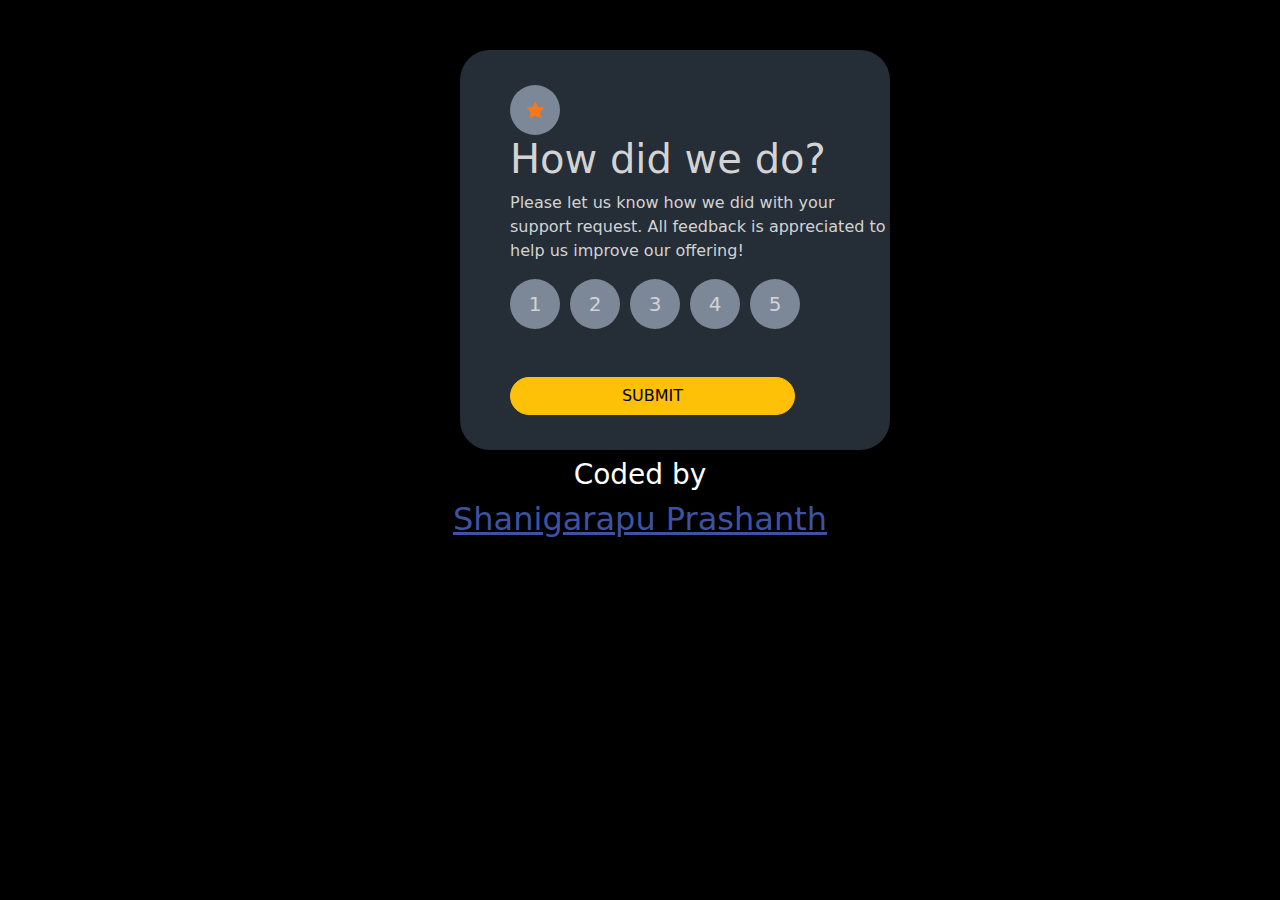
<file: interactive-rating-component-main/index.html>
<!DOCTYPE html>
<html lang="en">
  <head>
    <meta charset="UTF-8" />
    <meta name="viewport" content="width=device-width, initial-scale=1.0" />
 

    <link
      rel="icon"
      type="image/png"
      sizes="32x32"
      href="./images/favicon-32x32.png"
    />

    <title>Frontend Mentor | Interactive rating component</title>
    <link rel="stylesheet" href="./style.css" />
    <link rel="preconnect" href="https://fonts.googleapis.com">
    <link rel="preconnect" href="https://fonts.gstatic.com" crossorigin>
    <link href="https://fonts.googleapis.com/css2?family=Overpass:ital,wght@0,100..900;1,100..900&family=Work+Sans:ital,wght@0,100..900;1,100..900&display=swap" rel="stylesheet">
    <link
      href="https://cdn.jsdelivr.net/npm/bootstrap@5.3.3/dist/css/bootstrap.min.css"
      rel="stylesheet"
      integrity="sha384-QWTKZyjpPEjISv5WaRU9OFeRpok6YctnYmDr5pNlyT2bRjXh0JMhjY6hW+ALEwIH"
      crossorigin="anonymous"
    />
      <script
      src="https://cdn.jsdelivr.net/npm/bootstrap@5.3.3/dist/js/bootstrap.bundle.min.js"
      integrity="sha384-YvpcrYf0tY3lHB60NNkmXc5s9fDVZLESaAA55NDzOxhy9GkcIdslK1eN7N6jIeHz"
      crossorigin="anonymous"
    ></script>
    <style>
      .attribution {
        font-size: 11px;
        text-align: center;
      }
      .attribution a {
        color: hsl(228, 45%, 44%);
      }
      body{
    background-color:black;
    color: white;
}
    </style>
  </head>
  <body>


    <div id="Rating1">
      <div>
        <span class="circle"><svg width="17" height="16" xmlns="http://www.w3.org/2000/svg">
            <path d="m9.067.43 1.99 4.031c.112.228.33.386.58.422l4.45.647a.772.772 0 0 1 .427 1.316l-3.22 3.138a.773.773 0 0 0-.222.683l.76 4.431a.772.772 0 0 1-1.12.813l-3.98-2.092a.773.773 0 0 0-.718 0l-3.98 2.092a.772.772 0 0 1-1.119-.813l.76-4.431a.77.77 0 0 0-.222-.683L.233 6.846A.772.772 0 0 1 .661 5.53l4.449-.647a.772.772 0 0 0 .58-.422L7.68.43a.774.774 0 0 1 1.387 0Z"
              fill="#FC7614"/></svg></span>
        <h1>How did we do?</h1>

        <p>
          Please let us know how we did with your support request. All feedback
          is appreciated to help us improve our offering!
        </p>

      <div id="circle">
        <div class="circle">1</div>
      
        <div class="circle">2</div>
 
        <div class="circle">3</div>
        <div class="circle">4</div>
        <div class="circle">5</div>
      </div>



        <button id="Button" class="btn btn-warning rounded-pill mt-5 w-75">SUBMIT</button>
      </div>
      
    </div>



    <div id="Rating2">


      <div class="imgcenter">
      <span >
             
      <svg width="162" height="108" xmlns="http://www.w3.org/2000/svg"><g fill="none"><path d="M30 93.744h-.044a23.456 23.456 0 0 1-1.61-.189.543.543 0 0 1 .155-1.076c.52.076 1.04.135 1.563.178a.538.538 0 0 1-.043 1.076l-.022.01Zm5.37-.205a.538.538 0 0 1-.08-1.076 19.51 19.51 0 0 0 1.54-.306.536.536 0 0 1 .645.403.538.538 0 0 1-.397.646c-.537.129-1.074.236-1.611.323l-.097.01Zm-12.137-1.312a.536.536 0 0 1-.183-.033 24.346 24.346 0 0 1-1.525-.608.539.539 0 0 1 .424-.99c.483.21.983.404 1.472.587a.538.538 0 0 1-.188 1.044Zm18.759-.829a.538.538 0 0 1-.242-1.022c.467-.226.934-.479 1.39-.742a.536.536 0 1 1 .538.93c-.478.275-.967.538-1.45.78a.536.536 0 0 1-.258.054h.022Zm-24.994-2.292a.536.536 0 0 1-.29-.08c-.457-.29-.913-.597-1.36-.91a.536.536 0 1 1 .612-.882c.436.307.876.597 1.322.883a.538.538 0 0 1-.284.99Zm30.772-1.544a.537.537 0 0 1-.408-.193.539.539 0 0 1 .06-.759l.117-.124c.355-.306.715-.624 1.074-.957a.537.537 0 1 1 .73.79c-.375.345-.74.673-1.106.985l-.123.102a.537.537 0 0 1-.344.156Zm-36.326-2.69a.537.537 0 0 1-.36-.14c-.402-.37-.8-.747-1.18-1.124a.539.539 0 0 1 .751-.769c.376.371.763.737 1.155 1.076a.538.538 0 0 1 .032.764.537.537 0 0 1-.398.194Zm41.305-2.21a.537.537 0 0 1-.398-.899c.355-.393.715-.79 1.074-1.2a.537.537 0 1 1 .806.71c-.365.415-.725.818-1.074 1.21a.537.537 0 0 1-.408.152v.026ZM6.724 79.723a.537.537 0 0 1-.424-.204 41.79 41.79 0 0 1-.989-1.308.539.539 0 0 1 .124-.753.536.536 0 0 1 .746.124c.312.425.629.85.962 1.27a.539.539 0 0 1-.42.871Zm50.579-2.383a.539.539 0 0 1-.419-.877c.338-.414.677-.828 1.015-1.253a.537.537 0 1 1 .838.672l-1.02 1.259a.537.537 0 0 1-.414.199ZM2.9 73.887a.537.537 0 0 1-.473-.312c-.257-.5-.499-1-.714-1.485a.539.539 0 0 1 .685-.72c.133.052.24.154.298.285.21.462.44.946.687 1.425a.539.539 0 0 1-.483.786v.021Zm58.753-2.028a.537.537 0 0 1-.424-.866l.988-1.275a.537.537 0 1 1 .848.656l-.988 1.275a.537.537 0 0 1-.424.188v.022ZM.682 67.286a.537.537 0 0 1-.537-.462A17.06 17.06 0 0 1 0 65.16a.538.538 0 1 1 1.074 0c.018.519.063 1.036.134 1.55a.539.539 0 0 1-.462.607l-.064-.032Zm65.24-.973a.537.537 0 0 1-.43-.867l.984-1.28a.536.536 0 0 1 .853.65l-.993 1.265a.537.537 0 0 1-.414.21v.022Zm88.49-2.96a.724.724 0 0 1-.15 0 .537.537 0 0 1-.366-.666c.134-.474.28-.99.424-1.544a.538.538 0 0 1 .655-.388.537.537 0 0 1 .382.662c-.145.538-.29 1.076-.43 1.565a.537.537 0 0 1-.515.372Zm-84.247-2.592a.536.536 0 0 1-.424-.867l.983-1.28a.54.54 0 1 1 .854.662l-.989 1.275a.537.537 0 0 1-.413.183l-.01.027Zm-68.924-.382a.536.536 0 0 1-.156 0 .538.538 0 0 1-.355-.673 21.47 21.47 0 0 1 .537-1.565.537.537 0 1 1 .994.403c-.193.49-.37.985-.537 1.474a.537.537 0 0 1-.473.334l-.01.027Zm154.782-3.863a.311.311 0 0 1-.102 0 .538.538 0 0 1-.43-.624c.097-.538.188-1.044.28-1.582a.545.545 0 1 1 1.073.178c-.09.538-.182 1.076-.279 1.614a.537.537 0 0 1-.542.414ZM74.46 55.209a.537.537 0 0 1-.424-.872l1.004-1.27a.537.537 0 1 1 .838.673l-.999 1.264a.537.537 0 0 1-.408.205h-.01ZM4.436 54.165a.539.539 0 0 1-.43-.855c.323-.436.666-.872 1.02-1.297a.537.537 0 1 1 .822.694 22.92 22.92 0 0 0-.977 1.237.537.537 0 0 1-.435.221Zm74.408-4.417a.539.539 0 0 1-.414-.877l1.026-1.248a.537.537 0 1 1 .843.667l-1.02 1.243a.537.537 0 0 1-.435.215Zm78.124-.161h-.043a.538.538 0 0 1-.494-.576c.043-.538.075-1.076.107-1.614a.538.538 0 0 1 .564-.538c.295.018.52.27.505.565a54.253 54.253 0 0 1-.107 1.614.538.538 0 0 1-.532.549ZM9.28 49.13a.537.537 0 0 1-.338-.958c.8-.646 1.316-.99 1.337-1.006a.536.536 0 0 1 .59.898s-.499.334-1.25.942a.536.536 0 0 1-.35.124h.011Zm74.075-4.74a.537.537 0 0 1-.403-.888c.35-.408.704-.817 1.074-1.22a.537.537 0 1 1 .806.71c-.355.403-.71.806-1.074 1.215a.537.537 0 0 1-.414.183h.01Zm73.742-1.797a.537.537 0 0 1-.537-.505 54.325 54.325 0 0 0-.118-1.614.54.54 0 1 1 1.074-.097c.048.538.091 1.076.118 1.614 0 .285-.221.52-.505.538l-.032.064Zm-69.064-3.416a.537.537 0 0 1-.392-.904c.365-.398.735-.79 1.106-1.178a.536.536 0 0 1 .779.737l-1.074 1.173a.537.537 0 0 1-.44.172h.02Zm68.092-3.502a.537.537 0 0 1-.537-.409 22.668 22.668 0 0 0-.408-1.533.539.539 0 0 1 1.03-.307c.151.538.296 1.05.425 1.587a.539.539 0 0 1-.398.651l-.112.01Zm-63.221-1.512a.537.537 0 0 1-.376-.92l1.165-1.13a.537.537 0 1 1 .763.76c-.387.365-.768.741-1.155 1.118a.537.537 0 0 1-.419.172h.022Zm5.14-4.745a.537.537 0 0 1-.355-.941l1.235-1.076a.539.539 0 1 1 .693.828c-.408.34-.817.689-1.225 1.039a.537.537 0 0 1-.37.15h.021Zm55.197-.575c-.247-.468-.505-.931-.779-1.378a.537.537 0 1 1 .918-.554c.285.463.537.947.811 1.431a.539.539 0 0 1-.478.791.537.537 0 0 1-.472-.29ZM103.5 25.055a.539.539 0 0 1-.322-.974c.44-.322.88-.634 1.32-.946a.537.537 0 0 1 .845.394.54.54 0 0 1-.227.488l-1.3.93a.536.536 0 0 1-.338.108h.022Zm46.132-1.56a.537.537 0 0 1-.381-.161c-.359-.359-.74-.717-1.144-1.076a.536.536 0 1 1 .709-.807c.408.36.81.742 1.197 1.135a.539.539 0 0 1 0 .759.537.537 0 0 1-.403.15h.022Zm-40.279-2.28a.537.537 0 0 1-.274-1.001c.473-.275.946-.538 1.418-.797a.54.54 0 0 1 .81.474.542.542 0 0 1-.273.468c-.467.253-.929.538-1.39.785a.536.536 0 0 1-.344.07h.053Zm34.737-1.894a.504.504 0 0 1-.258-.07c-.451-.248-.924-.49-1.407-.716a.539.539 0 0 1 .462-.974c.499.237.988.49 1.46.748a.538.538 0 0 1-.257 1.012Zm-28.49-1.195a.537.537 0 0 1-.2-1.038c.505-.204 1.01-.398 1.52-.581a.537.537 0 0 1 .366 1.011c-.495.178-.989.366-1.483.57a.536.536 0 0 1-.247.038h.043Zm22.045-1.452a.777.777 0 0 1-.156 0c-.505-.15-1.02-.29-1.53-.41a.553.553 0 0 1 .252-1.075c.537.129 1.074.269 1.611.425a.542.542 0 0 1-.15 1.076l-.027-.016Zm-15.456-.597a.537.537 0 0 1-.118-1.066c.537-.107 1.074-.21 1.61-.29a.543.543 0 0 1 .59.735.544.544 0 0 1-.423.34c-.537.082-1.036.178-1.557.286a.365.365 0 0 1-.102-.005Zm8.555-.603h-.038a32.41 32.41 0 0 0-1.579-.06.538.538 0 0 1 0-1.075c.537 0 1.074.027 1.638.06a.538.538 0 0 1-.032 1.075h.01Z" fill="#E6E6E6"/><path fill="#39475F" d="M119.847 100.221H58.146L70.332.793h55.025l5.747 7.601z"/><path fill="#61728D" d="M113.172 100.221H51.465L63.651.793h61.706z"/><path fill="#181F27" d="M110.132 81.354H58.576l8.791-71.695h51.557z"/><path fill="#1E252E" d="m92.743 50.055 14.897.177-.29 2.308-14.607-.252z"/><path fill="#39475F" d="m51.465 100.221 7.422 6.864 60.037.915.923-7.779z"/><path d="M99.096 29.058s2.572.183 3.888 5.03c1.316 4.847.865 18.377.865 18.377l-11.096-.177s-5.537-20.137 6.343-23.23Z" fill="#2D394B"/><path fill="#FC7614" d="M5.42 32.843 45.778 0l21.18 26.119L26.603 58.96z"/><path fill="#FFF" d="M27.49 21.931 45.56 7.226l3.497 4.313-18.07 14.706z"/><path d="m25.272 45.175 5.338-4.345a2.772 2.772 0 0 1 3.902.404 2.781 2.781 0 0 1-.404 3.91l-5.338 4.344a2.772 2.772 0 0 1-3.903-.404 2.781 2.781 0 0 1 .405-3.91ZM37.33 35.365l16.89-13.743a2.772 2.772 0 0 1 3.902.404 2.781 2.781 0 0 1-.405 3.909L40.83 39.679a2.772 2.772 0 0 1-3.903-.404 2.781 2.781 0 0 1 .405-3.91Z" fill="#FFF" opacity=".46"/><ellipse fill="#FFF" opacity=".3" cx="17.937" cy="33.636" rx="3.673" ry="3.68"/><ellipse fill="#FFF" opacity=".3" cx="21.664" cy="30.284" rx="3.673" ry="3.68"/><path d="M99.096 29.058s-5.838 2.103-3.803 18.581c1.493 12.073-3.55 28.056-11.004 28.25-7.454.193-21.202-.463-21.202-.463s7.159-18.56 5.676-34.145a14.786 14.786 0 0 1 .763-6.456c.87-2.373 2.487-4.842 5.494-5.245 6.004-.818 24.076-.522 24.076-.522Z" fill="#BAD6FA"/><path d="m58.957 76.63 26.342-.537s-4.017-3.992-4.27-14.154l-36.234.538a31.494 31.494 0 0 0 2.841 7.531 12.547 12.547 0 0 0 11.32 6.623Z" fill="#546F8D"/><path fill="#2D394B" d="m78.21 14.834-.918 6.041h26.621l.806-6.041z"/><path d="M85.54 86.19c-2.872-2.517-7.416-2.022-9.446 1.222a4.955 4.955 0 0 0-.8 2.647c0 3.98 2.744 6.59 8.227 5.492 4.184-.839 5.779-6.073 2.02-9.36Z" fill="#FFF" opacity=".48"/><ellipse fill="#FC7614" cx="147.188" cy="81.542" rx="14.812" ry="14.837"/><path d="M73.731 35.75a.537.537 0 0 1-.038-1.076c.113 0 11.343-.828 17.363-.29a.54.54 0 0 1-.096 1.076c-5.908-.538-17.079.274-17.186.285l-.043.005Zm-.891 7.279a.538.538 0 0 1-.038-1.076c.113 0 11.342-.828 17.363-.29a.54.54 0 0 1-.097 1.076c-5.907-.538-17.073.28-17.185.285l-.043.005Zm-.102 7.564a.538.538 0 0 1-.043-1.076c.112 0 11.347-.829 17.362-.29a.54.54 0 0 1-.096 1.075c-5.908-.538-17.073.28-17.186.286l-.037.005Zm-.715 7.564a.537.537 0 0 1-.037-1.076c.112 0 11.342-.829 17.362-.285a.54.54 0 0 1-.096 1.076c-5.908-.538-17.073.28-17.186.285h-.043Z" fill="#FFF"/></g></svg>
  
      </span>
  
  
      <p class="rating"> You selected <span id="addRating"></span> out of 5 </p>
     
      <h2>Thank you!</h2>
     <p> We appreciate you taking the time to give a rating. If
      you ever need more support, don’t hesitate to get in touch!
  </p>
      </div>
  </div>

    <div class="attribution">
    <strong>  Challenge by</strong>
    <h3>
      <a href="https://www.frontendmentor.io?ref=challenge" target="_blank">Frontend Mentor</a>
    </h3>
<h3>Coded by</h3>
<h2><a href="https://www.linkedin.com/in/prashanth-shanigarapu-sp96030?lipi=urn%3Ali%3Apage%3Ad_flagship3_profile_view_base_contact_details%3BX7U01Mj4R2Cgwkkgx%2Fjdsw%3D%3D">Shanigarapu Prashanth</a></h2>
    </div>
    <script src="./script.js"></script>
  </body>
</html>
</file>
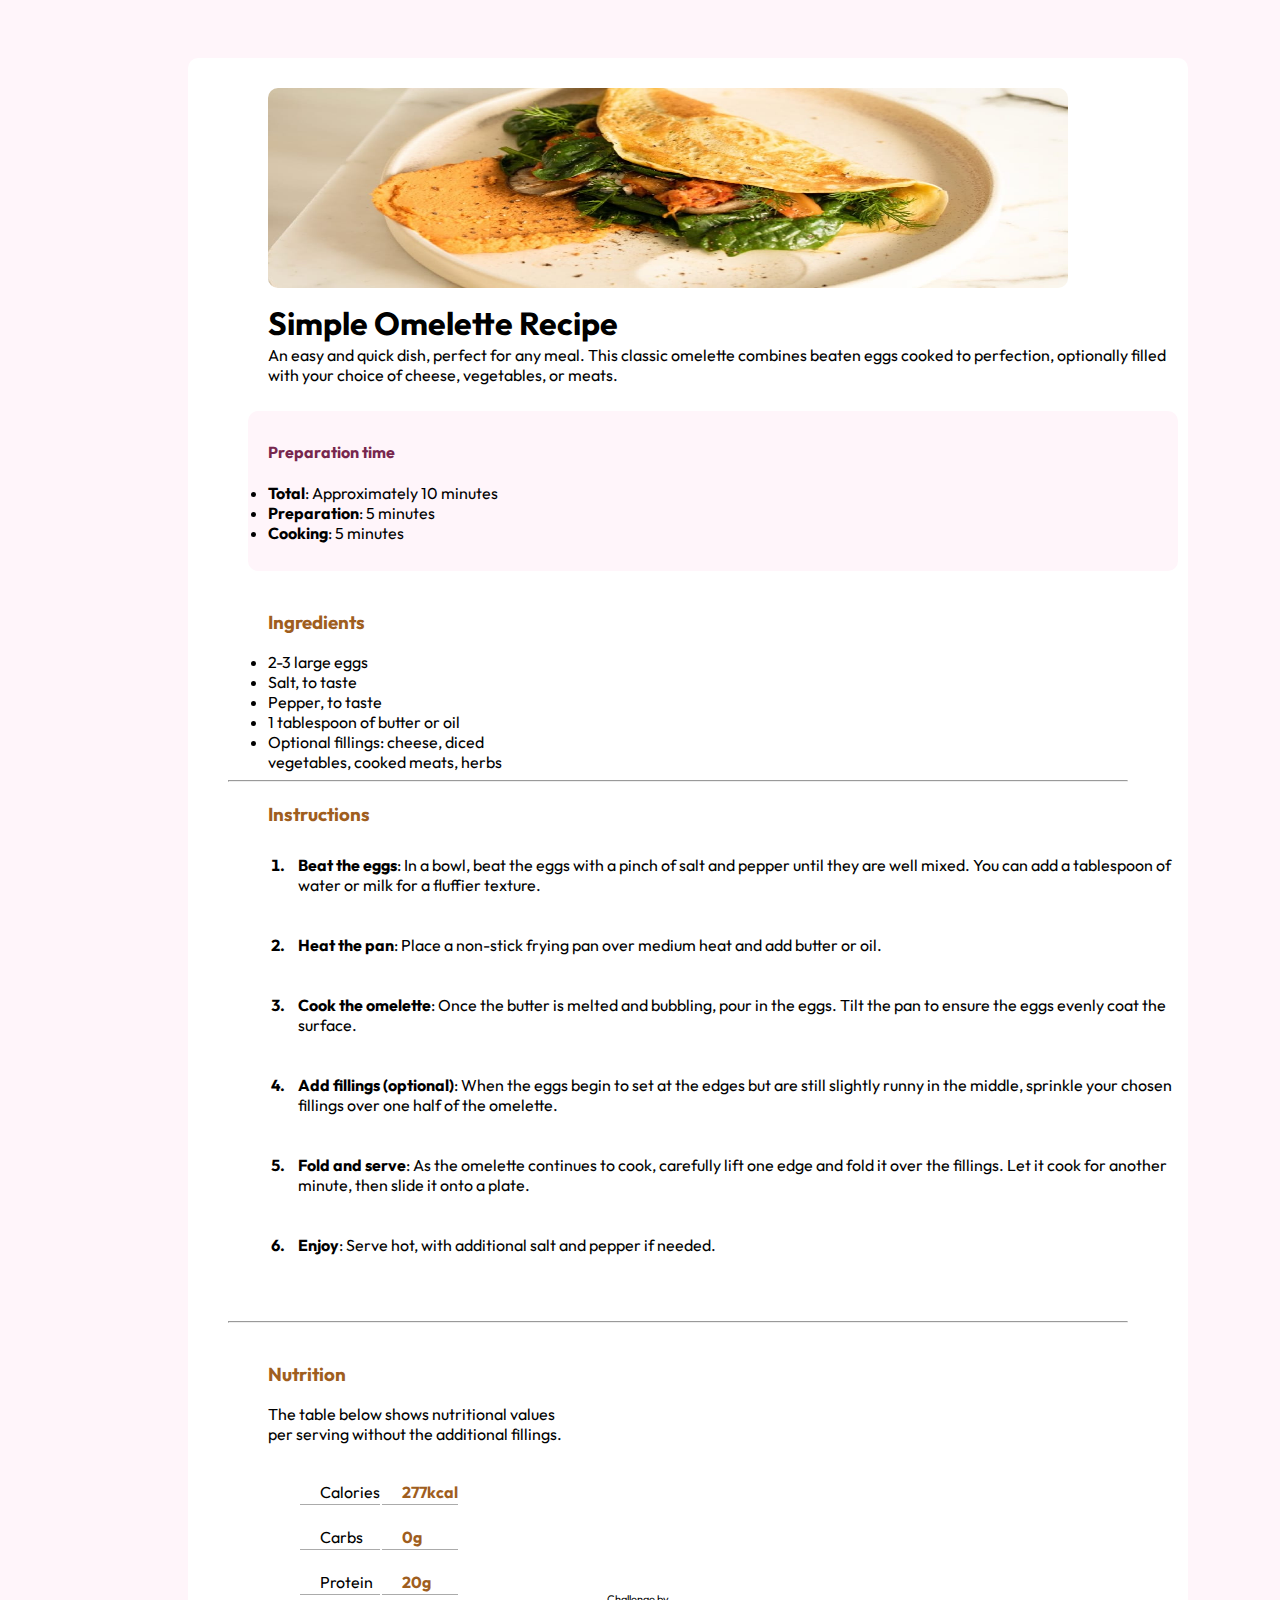
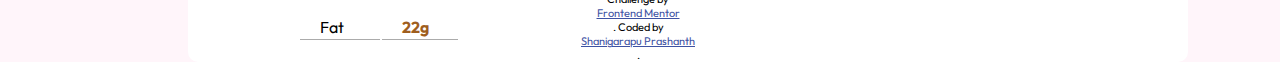
<file: recipe-page-main/index.html>
<!DOCTYPE html>
<html lang="en">
<head>
  <meta charset="UTF-8">
  <meta name="viewport" content="width=device-width, initial-scale=1.0"> <!-- displays site properly based on user's device -->

  <link rel="icon" type="image/png" sizes="32x32" href="./assets/images/favicon-32x32.png">
  <link rel="stylesheet" href="https://fonts.googleapis.com/css?family=Outfit"/>
  
  <title>Frontend Mentor | Recipe page</title>

 
<link rel="stylesheet" href="./Recipe.css"/>
</head>
<body>

 <div id="Box">
  <div id="BoxContent">
<div>
 
<img src="./assets/images/image-omelette.jpeg" alt="omelette image" />
 
</div>

<div>
  <header>
  <h1>Simple Omelette Recipe</h1>
  </header>
</div>

<div class="RecipePara">
  <p>
    An easy and quick dish, perfect for any meal. This classic omelette combines beaten eggs cooked 
    to perfection, optionally filled with your choice of cheese, vegetables, or meats.
  </p>
</div>
 

 <section id="Preparation" class="Preparation">

 <h4> Preparation time</h4>

  <li><b>Total</b>: Approximately 10 minutes</li>
 <li> <b>Preparation</b>: 5 minutes</li>  
 <li> <b>Cooking</b>: 5 minutes</li>
 </section>

<section id="Ingredients">
 <h3> Ingredients</h3>

  <li>2-3 large eggs</li>
 <li> Salt, to taste</li>
  <li>Pepper, to taste</li>
<li>  1 tablespoon of butter or oil</li>
 <li> Optional fillings: cheese, diced vegetables, cooked meats, herbs</li>
</section>

<hr>
<section>
  <h3 class="Instructions">  Instructions</h3>
<ol id="Instructions">

<li> <span> <b>Beat the eggs</b>: In a bowl, beat the eggs with a pinch of salt and pepper until they are well mixed. 
  You can add a tablespoon of water or milk for a fluffier texture.</span></li>

<li> <span><b> Heat the pan</b>: Place a non-stick frying pan over medium heat and add butter or oil.</span></li>
<li>
 <span><b> Cook the omelette</b>: Once the butter is melted and bubbling, pour in the eggs. Tilt the pan to ensure 
  the eggs evenly coat the surface.</span></li>
<li>
 <span> <b>Add fillings (optional)</b>: When the eggs begin to set at the edges but are still slightly runny in the 
  middle, sprinkle your chosen fillings over one half of the omelette.</span></li>

<li>  <span><b>Fold and serve</b>: As the omelette continues to cook, carefully lift one edge and fold it over the 
  fillings. Let it cook for another minute, then slide it onto a plate.</span></li>

<li> <span><b> Enjoy</b>: Serve hot, with additional salt and pepper if needed.</span></li>
</ol>

</section>

<hr>

<section id="Nutrition">
 <h3>Nutrition</h3>

<p>  The table below shows nutritional values per serving without the additional fillings.</p>


 <table>
 <tbody>
 <tr>
<td>
  Calories</td>
  <td> <b> 277kcal</b>
</td>
    </tr>
    
    <tr>
      <td>
        Carbs</td>
        <td>  <b>0g</b></td>
    </tr>
    <tr>
      <td>
        Protein</td>
       
        <td>  <b>20g</b>
        </td>
    </tr>
   
   
     <td> Fat</td>
      <td>  <b>22g</b></td>
  
    </tr>
  
  </tbody>
 </table>

  </section>

  
 

  

  

 

  
  <footer>
    <div class="attribution">
      Challenge by <a href="https://www.frontendmentor.io?ref=challenge" target="_blank">Frontend Mentor</a>. 
      Coded by <a href="#">Shanigarapu Prashanth</a>.
    </div>
  </footer>
  </div>
</div>
</body>
</html>
</file>
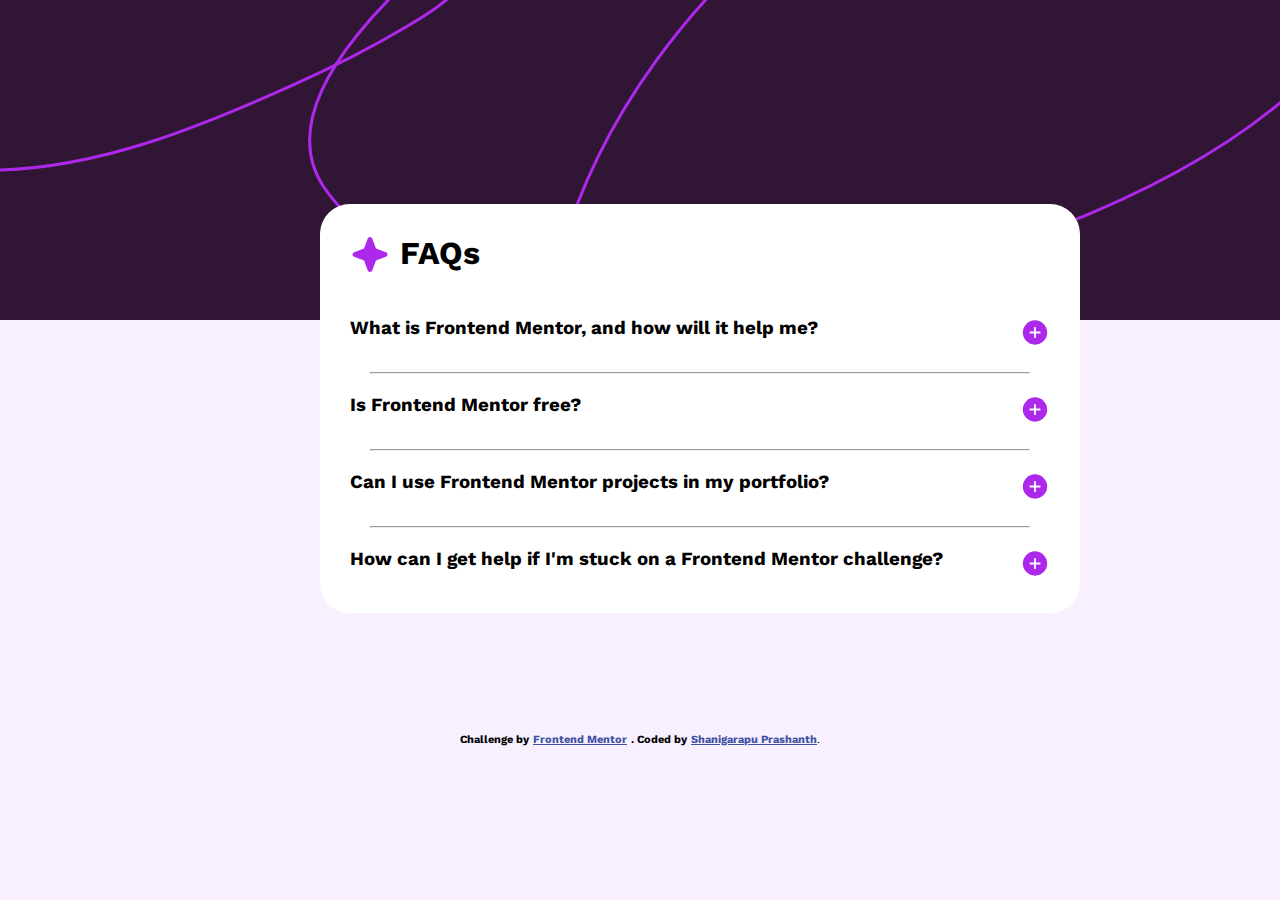
<file: faq-accordion-main/faq-accordion-main/index.html>
<!DOCTYPE html>
<html lang="en">
  <head>
    <meta charset="UTF-8" />
    <meta name="viewport" content="width=device-width, initial-scale=1.0" />
    <!-- displays site properly based on user's device -->

    <link
      rel="icon"
      type="image/png"
      sizes="32x32"
      href="./assets/images/favicon-32x32.png"
    />

    <title>Frontend Mentor | FAQ accordion</title>


    <link rel="stylesheet" href="./Style.css" />
    <link rel="preconnect" href="https://fonts.googleapis.com" />
    <link rel="preconnect" href="https://fonts.gstatic.com" crossorigin />
    <link
      href="https://fonts.googleapis.com/css2?family=Work+Sans:ital,wght@0,100..900;1,100..900&display=swap"
      rel="stylesheet"
    />
  </head>
  <body>
    <svg
      xmlns="http://www.w3.org/2000/svg"
      width="1440"
      height="320"
      fill="none"
      viewBox="0 0 1440 320"
    >
      <g clip-path="url(#a)">
        <path fill="#301534" d="M0 0h1440v320H0z" />
        <path
          stroke="#AD28EB"
          stroke-linecap="round"
          stroke-width="3"
          d="M-676-182C-454-10-396.863 71.888-197.5 143.5-99 178.882-36.919 170.726-4.751 170.108c104.487-2.01 204.609-43.237 298.633-85.495 38.354-17.238 75.882-36.189 112.063-57.63 23.903-14.165 58.87-33.913 64.721-64.42 2.32-12.102-16.369-12.24-23.771-9.789-13.511 4.474-25.95 16.544-36.056 25.669-19.131 17.273-37.062 35.948-53.235 56.031-33.728 41.883-68.034 100.247-34.158 152.014 17.287 26.415 43.94 45.693 72.112 59.127 56.182 26.791 119.205 38.742 180.778 44.146 164.438 14.432 328.964-3.461 483.004-63.622 79.76-31.148 158.55-70.539 224.23-126.245 48.56-41.186 102.8-96.548 110.66-162.9 10.93-92.187-94.04-136.062-169.29-148.418-61.41-10.084-123.75-4.164-184.07 9.588-78.262 17.84-149.006 47.67-214.241 94.384-130.002 93.093-234.95 228.413-272.466 385.827-15.64 65.625-16.648 138.21 5.493 202.551 21.452 62.338 69.196 110.576 124.048 144.923 65.117 40.774 137.161 62.14 212.839 73.21 100.474 14.696 202.817 12.233 303.027-2.997 176.17-26.772 352.73-88.431 505.18-181.077 103.22-62.725 199.3-134.15 280.06-224.425 17.7-19.793 31.81-40.875 43.74-64.521C2172.11-58.5 2095.5-145.528 2095.5-151"
        />
      </g>
      <defs>
        <clipPath id="a"><path fill="#fff" d="M0 0h1440v320H0z" /></clipPath>
      </defs>
    </svg>

    <main>
      <svg
        xmlns="http://www.w3.org/2000/svg"
        width="40"
        height="41"
        fill="none"
        viewBox="0 0 40 41"
      >
        <path
          fill="#AD28EB"
          d="M37.5 20.5a2.467 2.467 0 0 1-1.64 2.344l-9.913 3.604-3.603 9.911a2.5 2.5 0 0 1-4.688 0l-3.604-9.922-9.911-3.593a2.5 2.5 0 0 1 0-4.688l9.921-3.604 3.594-9.911a2.5 2.5 0 0 1 4.688 0l3.604 9.921 9.911 3.594A2.467 2.467 0 0 1 37.5 20.5Z"
        />
      </svg>
      <h1 id="Heading">FAQs</h1>



      <section id="section1">
        <div class="HideShow">
          <h3>What is Frontend Mentor, and how will it help me?</h3>
          <span id="myButton1" onclick="changeButton1()">
            <svg
              xmlns="http://www.w3.org/2000/svg"
              width="30"
              height="31"
              fill="none"
              viewBox="0 0 30 31">
              <path
                fill="#AD28EB"
                d="M15 3.313A12.187 12.187 0 1 0 27.188 15.5 12.203 12.203 0 0 0 15 3.312Zm4.688 13.124h-3.75v3.75a.938.938 0 0 1-1.876 0v-3.75h-3.75a.938.938 0 0 1 0-1.875h3.75v-3.75a.938.938 0 0 1 1.876 0v3.75h3.75a.938.938 0 0 1 0 1.876Z"
              />
            </svg>
          </span>
        </div>
       
        <p id="FirstAns" class="Answer">
          Frontend Mentor offers realistic coding challenges to help developers
          improve their frontend coding skills with projects in HTML, CSS, and
          JavaScript. It's suitable for all levels and ideal for portfolio
          building.
        </p>
      </section>
      <hr>
   



      <section id="section2">
        <div class="HideShow">
          <h3>Is Frontend Mentor free?</h3>

          <span id="myButton2" onclick="changeButton2()">
            <svg
              xmlns="http://www.w3.org/2000/svg"
              width="30"
              height="31"
              fill="none"
              viewBox="0 0 30 31">
              <path
                fill="#AD28EB"
                d="M15 3.313A12.187 12.187 0 1 0 27.188 15.5 12.203 12.203 0 0 0 15 3.312Zm4.688 13.124h-3.75v3.75a.938.938 0 0 1-1.876 0v-3.75h-3.75a.938.938 0 0 1 0-1.875h3.75v-3.75a.938.938 0 0 1 1.876 0v3.75h3.75a.938.938 0 0 1 0 1.876Z"
              />
            </svg>
          </span>
        </div>

        <p id="SecondAns" class="Answer">
          Yes, Frontend Mentor offers both free and premium coding challenges,
          with the free option providing access to a range of projects suitable
          for all skill levels.
        </p>
      </section>
      <hr>


      <section id="section3">
        <div class="HideShow">
          <h3>Can I use Frontend Mentor projects in my portfolio?</h3> 
        <span id="myButton3" onclick="changeButton3()">
          <svg
            xmlns="http://www.w3.org/2000/svg"
            width="30"
            height="31"
            fill="none"
            viewBox="0 0 30 31">
            <path
              fill="#AD28EB"
              d="M15 3.313A12.187 12.187 0 1 0 27.188 15.5 12.203 12.203 0 0 0 15 3.312Zm4.688 13.124h-3.75v3.75a.938.938 0 0 1-1.876 0v-3.75h-3.75a.938.938 0 0 1 0-1.875h3.75v-3.75a.938.938 0 0 1 1.876 0v3.75h3.75a.938.938 0 0 1 0 1.876Z"
            />
          </svg>
        </span>
        </div>
        
        <p id="ThirdAns" class="Answer">
          Yes, you can use projects completed on Frontend Mentor in your
          portfolio. It's an excellent way to showcase your skills to potential
          employers!
        </p>
      </section>
  <hr>



      <section id="section4">
        <div class="HideShow">
          <h3>How can I get help if I'm stuck on a Frontend Mentor challenge?</h3>
        <span id="myButton4" onclick="changeButton4()">
          <svg
            xmlns="http://www.w3.org/2000/svg"
            width="30"
            height="31"
            fill="none"
            viewBox="0 0 30 31">
            <path
              fill="#AD28EB"
              d="M15 3.313A12.187 12.187 0 1 0 27.188 15.5 12.203 12.203 0 0 0 15 3.312Zm4.688 13.124h-3.75v3.75a.938.938 0 0 1-1.876 0v-3.75h-3.75a.938.938 0 0 1 0-1.875h3.75v-3.75a.938.938 0 0 1 1.876 0v3.75h3.75a.938.938 0 0 1 0 1.876Z"
            />
          </svg>
        </span>
        </div>
        
        <p id="FourthAns" class="Answer">
          The best place to get help is inside Frontend Mentor's Discord
          community. There's a help channel where you can ask questions and seek
          support from other community members.
        </p>
      </section>
      
    </main>


    <div class="attribution">
     <strong> Challenge by</strong>
      <a href="https://www.frontendmentor.io?ref=challenge" target="_blank"
        ><strong>Frontend Mentor</strong></a>
        <strong>. Coded by</strong> 
        <a href="#"><b>Shanigarapu Prashanth</b></a>.
    </div>
    

    <script src="./jsfile.js"></script>
  </body>
</html>
</file>
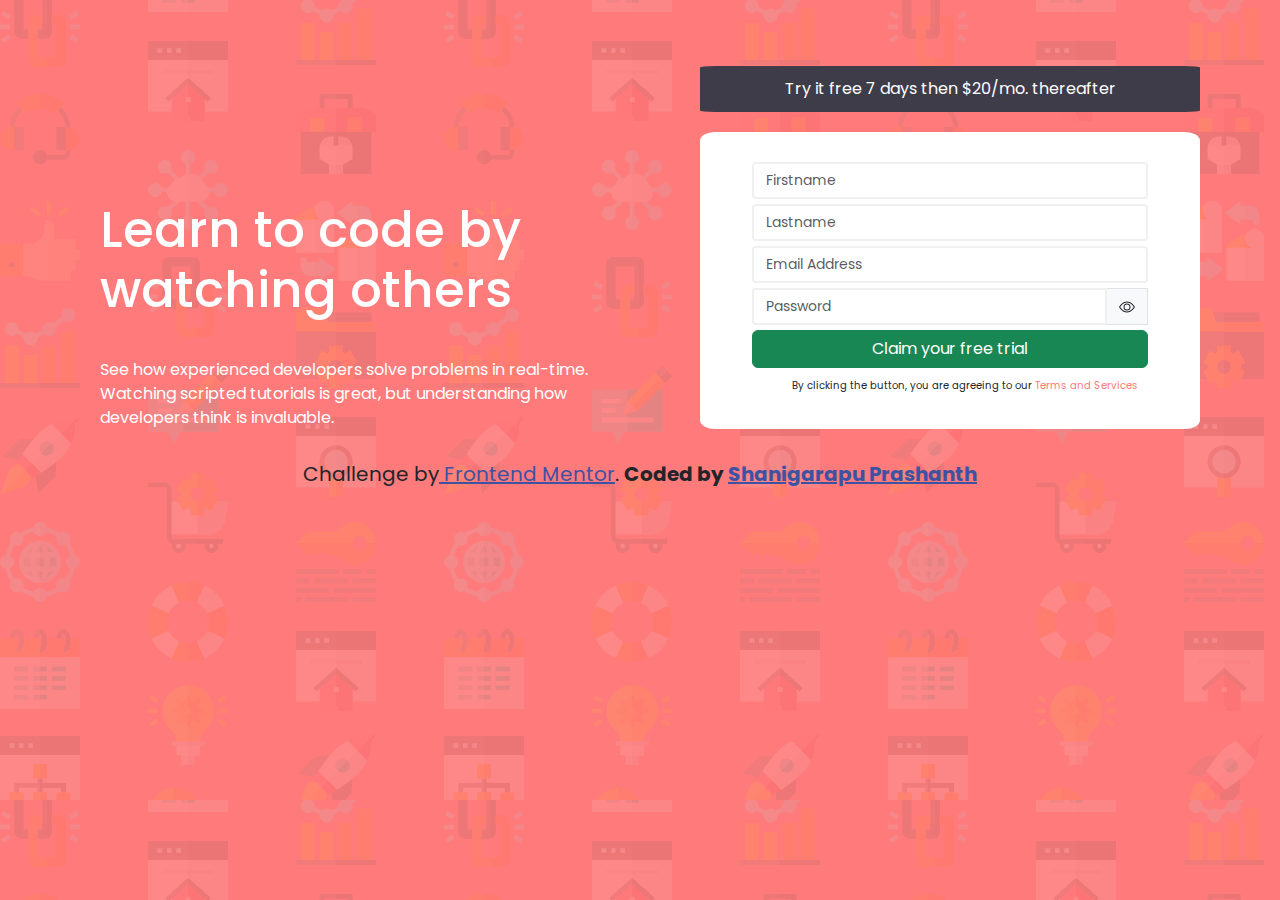
<file: intro-component-with-signup-form-master/intro-component-with-signup-form-master/index.html>
<!DOCTYPE html>
<html lang="en">
<head>
  <meta charset="UTF-8">
  <meta name="viewport" content="width=device-width, initial-scale=1.0"> <!-- displays site properly based on user's device -->

  <link rel="icon" type="image/png" sizes="32x32" href="./images/favicon-32x32.png">
  
  <title>Frontend Mentor | Intro component with sign up form</title>
  <link href="https://cdn.jsdelivr.net/npm/bootstrap@5.3.3/dist/css/bootstrap.min.css" rel="stylesheet" integrity="sha384-QWTKZyjpPEjISv5WaRU9OFeRpok6YctnYmDr5pNlyT2bRjXh0JMhjY6hW+ALEwIH" crossorigin="anonymous">
  <script src="https://cdn.jsdelivr.net/npm/bootstrap@5.3.3/dist/js/bootstrap.bundle.min.js" integrity="sha384-YvpcrYf0tY3lHB60NNkmXc5s9fDVZLESaAA55NDzOxhy9GkcIdslK1eN7N6jIeHz" crossorigin="anonymous"></script>
  <link rel="stylesheet" href="https://cdnjs.cloudflare.com/ajax/libs/font-awesome/4.7.0/css/font-awesome.min.css">
  <link href="./style.css" rel="stylesheet"/>
  <link rel="preconnect" href="https://fonts.googleapis.com">
<link rel="preconnect" href="https://fonts.gstatic.com" crossorigin>
<link href="https://fonts.googleapis.com/css2?family=Overpass:ital,wght@0,100..900;1,100..900&family=Poppins:ital,wght@0,100;0,200;0,300;0,400;0,500;0,600;0,700;0,800;0,900;1,100;1,200;1,300;1,400;1,500;1,600;1,700;1,800;1,900&family=Work+Sans:ital,wght@0,100..900;1,100..900&display=swap" rel="stylesheet">
  <style>
    .attribution { font-size: 20px; text-align: center; position: relative; bottom: 100px; }
    .attribution a { color: hsl(228, 45%, 44%); }
  
    
 </style>

</head>
<body>

<aside>
  <h1> Learn to code by watching others</h1>

  <p class="aside"> See how experienced developers solve problems in real-time. Watching scripted tutorials is great, 
   but understanding how developers think is invaluable.</p>
</aside>

<button class="btn custom-btn">Try it free 7 days then $20/mo. thereafter</button>
 


<section id="FormBOX">
  
  <div class="container">
    
    <form action="" id="Form" class="Form">

       <div class="formcontrol">
      
   <input type="text" class="form-control" name="Firstname" id="Firstname" placeholder="Firstname">
     <i class="fa fa-check-circle"></i>
     <i class="fa fa-exclamation-circle"></i>
     <small id="FirstnameError">error message</small>
  
     </div>

     
     
     <div class="formcontrol">
  
       <input type="text" class="form-control" name="Lastname" id="Lastname" placeholder="Lastname">
       <i class="fa fa-check-circle"></i>
       <i class="fa fa-exclamation-circle"></i>
       <small>error message</small>
     </div>


       <div class="formcontrol">
  
         <input type="text" class="form-control" name="Email" id="Email" placeholder="Email Address">
         <i class="fa fa-check-circle"></i>
         <i class="fa fa-exclamation-circle"></i>
         <small>error message</small>
         </div>


         <div class="formcontrol input-group">
      
           <input type="password" class="form-control" name="Password" id="Password" placeholder="Password">
           <i class="input-group-text" id="eyeChanger">
             <svg xmlns="http://www.w3.org/2000/svg" width="16" height="16" fill="currentColor" class="bi bi-eye" id="bieye" viewBox="0 0 16 16">
               <path d="M16 8s-3-5.5-8-5.5S0 8 0 8s3 5.5 8 5.5S16 8 16 8M1.173 8a13 13 0 0 1 1.66-2.043C4.12 4.668 5.88 3.5 8 3.5s3.879 1.168 5.168 2.457A13 13 0 0 1 14.828 8q-.086.13-.195.288c-.335.48-.83 1.12-1.465 1.755C11.879 11.332 10.119 12.5 8 12.5s-3.879-1.168-5.168-2.457A13 13 0 0 1 1.172 8z"/>
               <path d="M8 5.5a2.5 2.5 0 1 0 0 5 2.5 2.5 0 0 0 0-5M4.5 8a3.5 3.5 0 1 1 7 0 3.5 3.5 0 0 1-7 0"/>
             </svg>
            </i>
           <i class="fa fa-check-circle"></i>
           <i class="fa fa-exclamation-circle"></i>
           <small>error message</span>
           </div>
         
       <button class="btn btn-success w-100">  Claim your free trial </button>
    </form>

      
  
<p class="Terms">
 By clicking the button, you are agreeing 
to our <span class="Services">Terms and Services</span></p>
   
 </div>  

</section>
 

<section id="ThankYou">
<div id="Thanks">
<h2 class="element">Congratulations 🎉🍾</h2>
</div>
</section>


 

  <footer  class="attribution">
    <p>Challenge by<a href="https://www.frontendmentor.io?ref=challenge" target="_blank"> Frontend Mentor</a>. 
    <strong>  Coded by <a href="#">Shanigarapu Prashanth</a></strong>
    </p>
  </footer>
  <script src="./script.js"></script>
</body>
</html>
</file>
<file: interactive-rating-component-main/style.css>
body{
    background-color:black;
    color: white;
    font-family: "Overpass", sans-serif;
    font-weight:400,700;
}

/* ### Primary

- Orange: hsl(25, 97%, 53%)

### Neutral

- White: hsl(0, 0%, 100%)
- Light Grey: hsl(217, 12%, 63%)
- Medium Grey: hsl(216, 12%, 54%)
- Dark Blue: hsl(213, 19%, 18%)
- Very Dark Blue: hsl(216, 12%, 8%) */


#Rating1{
    height: 400px;
    width: 430px;
    display: flex;
    align-items: center;
    justify-content: center;
    position: relative;
    left:460px;
    top:50px;
    background-color: hsl(213, 19%, 18%);
    padding-left:50px; 
    border-radius: 30px;
    color: lightgray;
}
#Rating2{
  height: 400px;
  width: 430px;
  display: flex;
  align-items: center;
  justify-content: center;
  position: relative;
  left:400px;
  top:50px;
  background-color: hsl(213, 19%, 18%);
  padding-left:50px; 
  border-radius: 30px;
  color:white;
}
/* span{
    background-color:hsl(216, 12%, 54%) ;
padding: 15px;
margin-left: 10px;
border-radius: 30px; 
} */

.imgcenter{
 padding:40px 0 0 30px;
 
}
.rating{
  margin-top: 30px;
  padding:3px 0 0 15px;
  width: 200px; 
  height: 30px; 
color: hsl(25, 97%, 53%); ;
  border-radius: 20px; 
 background-color:hsl(216, 12%, 8%);

} 
#circle{
    display: flex;
    margin-top: 10px;
   
  }
.circle {
    width: 50px; 
    height: 50px; 
    border-radius: 50%; 
    background-color:hsl(216, 12%, 54%) ;
    display: flex;
    justify-content: center;
    align-items: center;
    margin-right: 10px; 
    font-size: 20px; 
  }  
  .circle:hover{ 
    background-color:hsl(217, 12%, 63%);
    color: whitesmoke;
  }  
   .btn:hover:hover{
    background-color: white;
    color: hsl(25, 97%, 53%);
  }
  .circle.active{
    background-color: hsl(25, 97%, 53%);
  } 
   #Rating2{
    display: none;
  } 

  @media screen and (min-width:320px) and (max-width:767px) {
    #Rating1{
      position: relative;
      width: 100%;
      left: 0px;
      padding-left: 20px;
    }
    #Rating2{
      width: 100%;
      position: relative;
      left: 0px;
    }

  }
</file>
<file: recipe-page-main/Recipe.css>
.attribution { font-size: 11px; text-align: center; }
.attribution a { color: hsl(228, 45%, 44%); }
body{
  font-family:Outfit;
  font-weight: 400;
}
td{
border-bottom:3px ridge white; 
text-align:justify;
padding:20px 0 0 20px;
}
h4{
color:hsl(331, 51%, 31%)
}
#Preparation{
background-color: hsl(331, 100%, 98%);
padding: 10px 10px 0 20px;
height: 150px;
width: 200px;
border-radius: 10px;
}
h3{
color: hsl(30, 68%, 37%);
}

td b{
color: hsl(30, 68%, 37%);
}
ol li::marker{
font-weight: bold;
}
ol li{
padding:20px 10px;
}

@media screen and (min-width:320px) and (max-width:767px){
    
    body{
        background-color:   white;
        margin: 0px;
    }
    h1{
        width: 300px;
    }
    .RecipePara{
        width: 300px;
        position: relative;
        left: 20px;
    }
    #Preparation{
      position: relative;
      left: 20px;
      top: 10px;
      font-size: 16px;
      width: 250px;
      height: 150px;
      padding: 0 0 0 -50px;
     }
        img{
            height: 100px;
            width: 100%;
        }
        #Ingredients{
            position: relative;
            top: 30px;
            left: 23px;
            width: 300px;
        }
        .Instructions{
        position: relative;
        left: 20px;
        top: 10px;
        margin-top: 40px;
        }
        #Instructions{
            position: relative;
            top: 0px;
            /* left: 20px; */
            width: 280px;
        }
        #Nutrition{
            position: relative;
            left: 20px;
            top: 50px;
            width: 300px;
        }
        hr{
            position: relative;
            top: 30px;
        }
        .attribution{
            position: relative;
            top: 60px;
            left: -75px;
            display: flex;
            flex-direction: column;
        }
        table{
            position: relative;
            left: 30px;
        }

}
@media screen and (min-width:768px) and (max-width:1440px){
    body{
        background-color:  hsl(330, 100%, 98%);
    }
    #Box{
        background-color: white;
       position: relative;
       top: 50px;
       left: 180px;
      width: 1000px;
      border-radius: 10px;
     
    }
    img{
        position: relative;
        top: 30px;
        left: 80px;
        height: 200px;
        width: 800px;
        border-radius: 10px;
    }
    #BoxContent{
        width: 900px;
    }
    h1{
       position: relative;
       top: 20px;
       left:80px;
    }
    .RecipePara{
        position: relative;
        left: 80px;
    }
    #Preparation{
      position: relative;
      left: 60px;
      top: 10px;
      font-size: 16px;
        width: 100%;  
     height: 150px;
      padding: 0 0 0 -50px;
     }
       
    #Ingredients{
            position: relative;
            top: 30px;
            left: 80px;
            width: 300px;
        }
        .Instructions{
        position: relative;
        left: 80px;
        top: 10px;
        margin-top: 40px;
        }
        #Instructions{
            position: relative;
            top: 0px;
            left: 60px;
            width: 100%;
        }
        #Nutrition{
            position: relative;
            left: 80px;
            top: 50px;
            width: 300px;
        }
        hr{
            position: relative;
            top: 30px;
            left: 40px;
        }
        .attribution{
            position: relative;
            left: 0px;
            display: flex;
            flex-direction: column;
        }
        table{
            position: relative;
            left: 30px;
        }

}
</file>
<file: faq-accordion-main/faq-accordion-main/Style.css>
*{
    margin: 0;
   
}
/* - White: hsl(0, 0%, 100%)
- Light pink: hsl(275, 100%, 97%)
- Grayish purple: hsl(292, 16%, 49%)
- Dark purple: hsl(292, 42%, 14%) */

body{
    
background-color:hsl(275, 100%, 97%);

  font-family: "Work Sans", sans-serif;
}

.attribution {
  font-size: 11px;
  text-align: center;
}
.attribution a {
  color: hsl(228, 45%, 44%);
}
#FAQs{
  position: relative;
  left: 60px;
  bottom: 45px;
}
main{
    background-color:white;
    border-radius: 30px;
    padding: 20px;
   
}
.HideShow{
    display: flex;
    flex-direction: row;
    justify-content: space-between;
    
}
#FirstAns{
    display: none;
}
#SecondAns{
    display: none;
}
#ThirdAns{
    display: none;
}
#FourthAns{
    display: none;
}
#FirstAns.More1{
    display: block;
}
#SecondAns.More2{
    display: block;
}
#ThirdAns.More3{
    display: block;
}
#FourthAns.More4{
    display: block;
}

@media screen and (min-width:768px) and (max-width:1440px){
    main{
        background-color:white;
        border-radius: 30px;
        padding: 30px;
        width: 700px;
        position: relative;
        left: 320px;
        bottom: 120px;
        font-size: 16px;
    }
    h1{
        position: relative;
        bottom: 45px;
        left: 50px;
    }
    hr{
        margin: 20px;
    }
    section:hover{
        background-color: whitesmoke;
    }
   
   
    
}
@media screen and (min-width:320px) and (max-width:767px) {
    main{
        background-color:white;
        border-radius: 30px;
        padding: 30px;
        width: 300px;
        position: relative;
        left: 35px;
        bottom: 180px;
        font-size: 16px;
    }
    hr{
        margin: 20px;
    }
    h1{
        position: relative;
        bottom: 45px;
        left: 50px;
    }
    p{
    padding-top: 30px;
    }
    section:hover{
        background-color: whitesmoke;
    }
    
}
</file>
<file: intro-component-with-signup-form-master/intro-component-with-signup-form-master/style.css>
body{
    background-image:url("./images/bg-intro-desktop.png");
    background-color:hsl(0, 100%, 74%)  ;
    font-family: Poppins;
    font-weight: 400, 500, 600, 700;
}
.custom-btn{
    background-color:  hsl(249, 10%, 26%) ;
    color: white;
    width: 500px;
    padding: 10px;
    border-radius: 3%;
    position: relative;
    left: 700px;
    bottom: 150px;
}
.custom-btn:hover {
    background-color: hsl(249, 10%, 26%) ;
    border-color: hsl(249, 10%, 26%) ;
    color: white;
}
h1{
    color: white; width:500px ; font-size: 50px;
    position: relative;
    top: 200px;
    left: 100px;
}
.aside{
    width: 500px;color: white;
    position: relative;
    top: 230px;
    left: 100px;
}
#FormBOX{
    position: relative;
    bottom: 100px;

}
.container{
    width: 500px;
    background-color: white;
    border-radius: 3%;
    position: relative;
    left: 700px;
    bottom: 30px;
    display: inline-block;
}
.Form{
padding: 30px 40px;
}
.formcontrol{
    padding-bottom: 5px;  
  position: sticky;

     
 
} 

.formcontrol input{
    border: 2px solid #f0f0f0;
    border-radius: 4px;
    display: block;
    font-family: inherit;
    font-size: 14px;
    padding: 10x;
    width: 100%;
    /* height: 50px; */
    display: inline-block;
}
.formcontrol input:focus {
    outline: 0;
    border-color: #777;
}
i.fa-check-circle{
    display: none;
}
.formcontrol.success i.fa-check-circle{
    color:green;
    display: inline-block;
    position: relative;
    left: 330px;
    bottom: 30px;
}

i.fa-exclamation-circle {
    display: none;
}
.formcontrol.error i.fa-exclamation-circle{
    color: #e74c3c;
    display: inline-block;
    position: relative;
    left: 330px;
    bottom: 30px;
}
.form-control.error input:focus{
   border-color:red;
}
.form-control.success input:focus {
border-color:green;
   
} 
.formcontrol small{
    color: #e74c3c;
    position: relative;
    bottom: 0;
    left: 140px;
    display: none;
    
}
.formcontrol.error small{
position: relative;
bottom: 0px;
text-align:end;
display: inline;

}

.Terms{
    font-size: 10px;
    position: relative;
    bottom: -10px;
    left: 40px;
}
.Services{
    color: hsl(0, 100%, 74%) ;
}
#bieye{
    display: inline-block;
    position: sticky; 
     
}
#ThankYou{
    display: none;
    background-color: white;
    display: none;
    flex-direction: column;
    justify-content: center;
    align-items: center;
    height: 300px;
    width: 500px;
    border-radius: 3%;
    position: relative;
    left: 700px;
    bottom: 120px; 
    background-color: #f0f0f0;
    padding: 20px;
    border-radius: 8px;
    box-shadow: 0 0 10px rgba(0, 0, 0, 0.1);   
}
#Thanks{
    width: 500px;
    background-color: white;
    border-radius: 3%;
    display: flex;
    justify-content: center;  
    align-items: center;
    
}
.element {
    line-height: 2; 
}

@media (max-width: 767px) {
    h1{
        color: white; 
        width:75%;
        font-size: 40px;
        position: relative;
        left: 70px;
        top:100px;
        z-index: 2;
    }
    .aside{
        width: 75%;
        color: white;
        position: relative;
        top: 125px;
        left: 60px;
        font-size: 13px;
        text-align: center;
    }
    .custom-btn{
        background-color:  hsl(249, 10%, 26%) ;
        color: white;
        width: 75%;
        padding: 10px;
        border-radius: 3%;
        position: relative;
        left: 60px;
        top: 150px;
    }
    #FormBOX{
        position: relative;
        bottom: 100px;
    
    }
    .container{
        width: 75%;
        background-color: white;
        border-radius: 3%;
        position: relative;
        left: 60px;
        top:300px;
        display: inline-block;
    }
    .formcontrol small{
        color: #e74c3c;
        position: relative;
        bottom: -10px;
        left: -10px;
        display: none;
        
    }
    .formcontrol.error small{
    position: relative;
    bottom: 0px;
    text-align:end;
    display: inline;
    
    }
    #ThankYou{
        display: none;
        background-color: white;
        display: none;
        flex-direction: column;
        justify-content: center;
        align-items: center;
        height: 300px;
        width:75%;
        border-radius: 3%;
        position: relative;
        left: 55px;
        bottom: -210px; 
        background-color: #f0f0f0;
        padding: 20px;
        border-radius: 8px;
        box-shadow: 0 0 10px rgba(0, 0, 0, 0.1);   
    }
    #Thanks{
        width: 100%;
        background-color: white;
        border-radius: 3%;
        display: flex;
        justify-content: center;  
        align-items: center;
        
    }
    .attribution{
        position: relative;
        top: 300px;
        right: -70px;
        width: 75%;
        display: flex;
        justify-content: center;  
        align-items: center;
        
    }
}
@media screen and (min-width: 768px) and
(max-width: 1024px){
  
        h1{
            color: white; 
            width:75% ;
            font-size: 50px;
            position: relative;
            left: 100px;
            top:100px;
         
        }
        .aside{
            width: 75%px;
            color: white;
            position: relative;
            top: 125px;
            left: 100px;
            font-size: 25px;
            text-align: left;
        }
        .custom-btn{
            background-color:  hsl(249, 10%, 26%) ;
            color: white;
            width: 75%;
            padding: 10px;
            border-radius: 3%;
            position: relative;
            left: 80px;
            top: 150px;
        }
        #FormBOX{
            position: relative;
            bottom: 100px;
        
        }
        .container{
            width: 75%;
            background-color: white;
            border-radius: 3%;
            position: relative;
            left: 80px;
            top:300px;
            display: inline-block;
        }
        .formcontrol small{
            color: #e74c3c;
            position: relative;
            bottom: -10px;
            left: -10px;
            display: none;
            
        }
        .formcontrol.error small{
        position: relative;
        bottom: 0px;
        text-align:end;
        display: inline;
        
        }
        #ThankYou{
            display: none;
            background-color: white;
            display: none;
            flex-direction: column;
            justify-content: center;
            align-items: center;
            height: 300px;
            width:75%;
            border-radius: 3%;
            position: relative;
            left: 80px;
            bottom: -210px; 
            background-color: #f0f0f0;
            padding: 20px;
            border-radius: 8px;
            box-shadow: 0 0 10px rgba(0, 0, 0, 0.1);   
        }
        #Thanks{
            width: 100%;
            background-color: white;
            border-radius: 3%;
            display: flex;
            justify-content: center;  
            align-items: center;
            
        }
        .attribution{
            position: relative;
            top: 300px;
            right: -60px;
            width: 75%;
            display: flex;
            justify-content: center;  
            align-items: center;
            
        }
}
</file>
